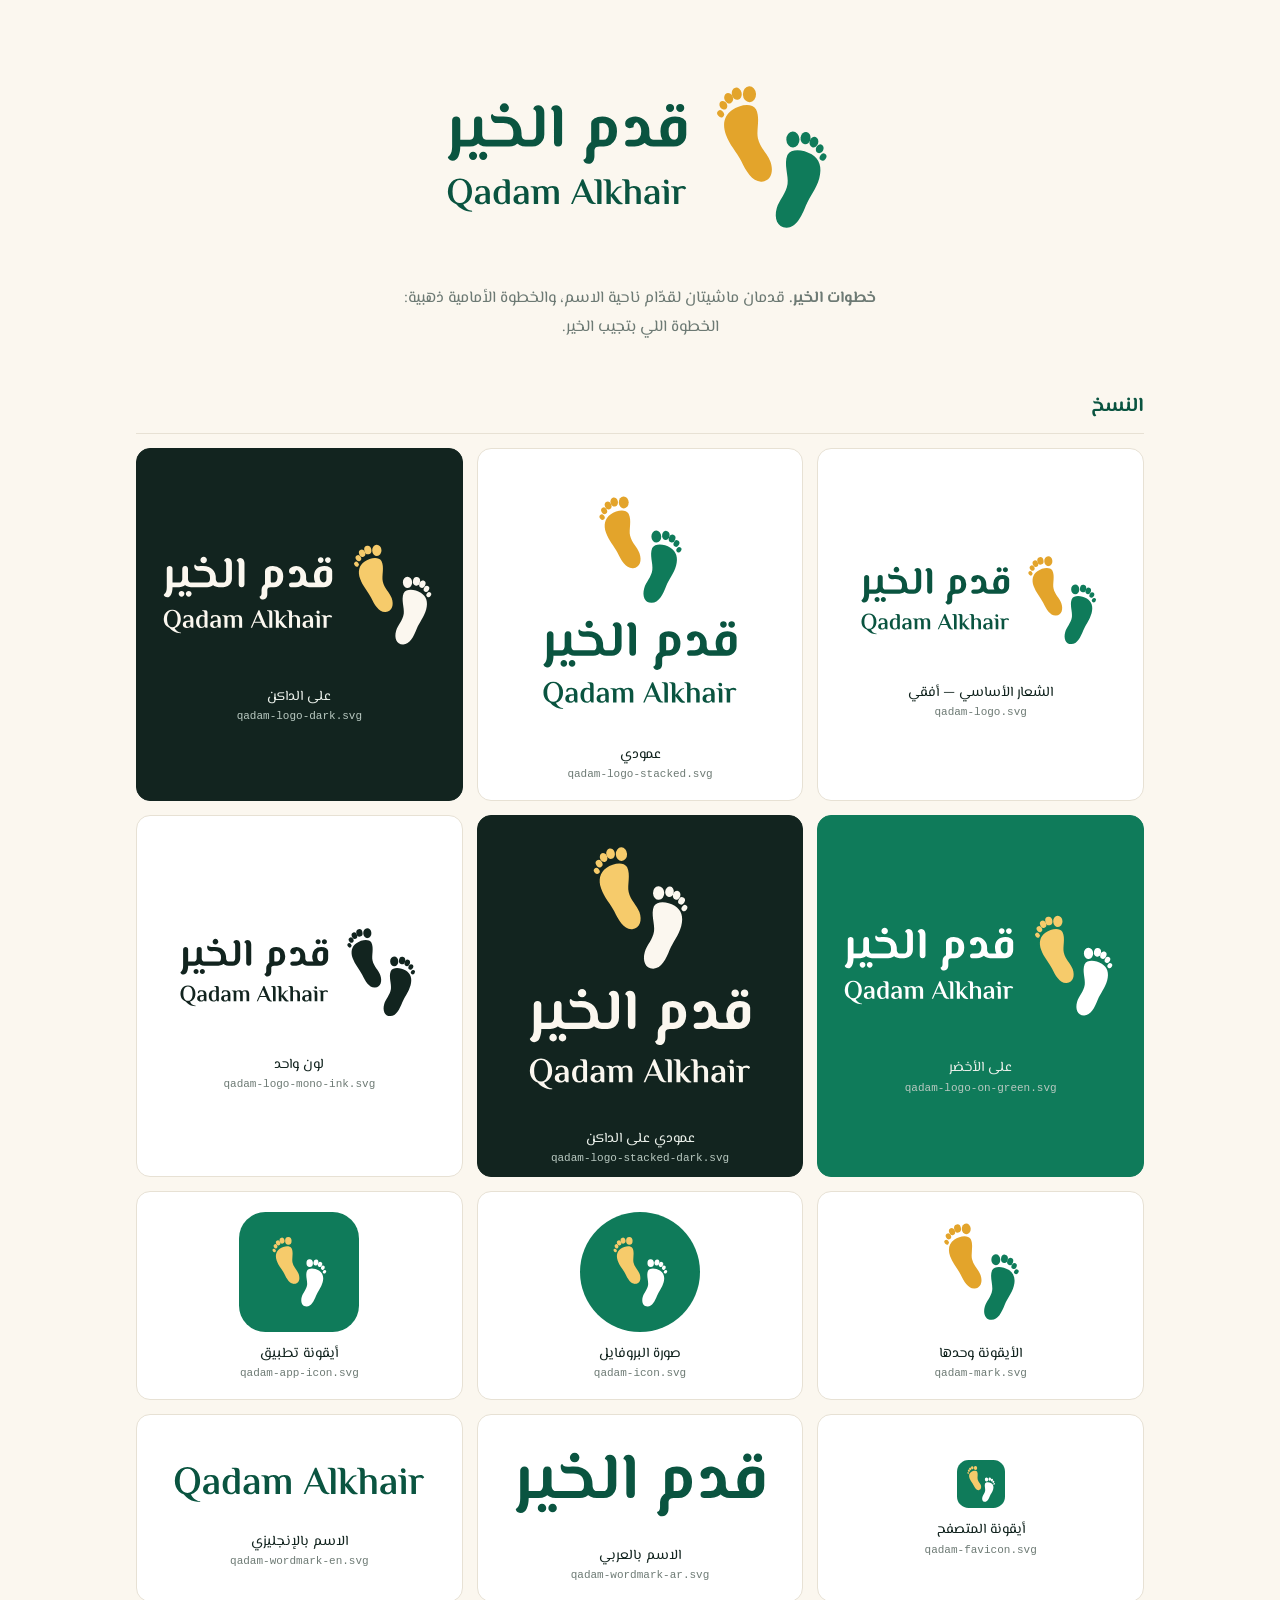
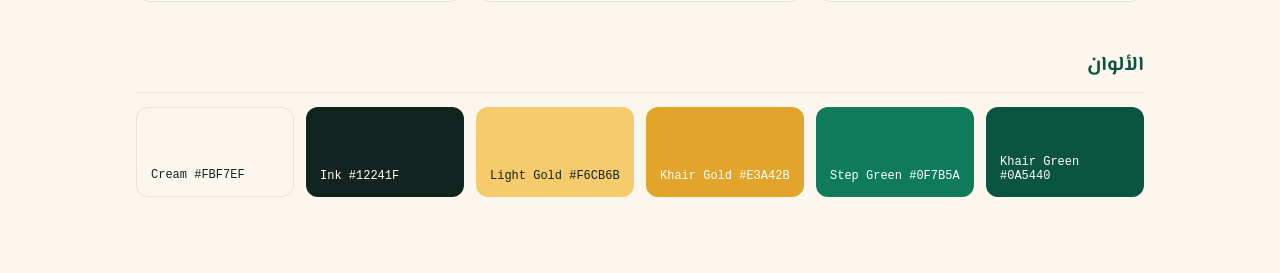
<file: brand/qadam-alkhair/preview.html>
<!doctype html><html lang="ar" dir="rtl"><head><meta charset="utf-8">
<meta name="viewport" content="width=device-width, initial-scale=1"><title>قدم الخير — دليل الشعار</title>
<link rel="icon" href="logo/qadam-favicon.svg" type="image/svg+xml">
<link href="https://fonts.googleapis.com/css2?family=El+Messiri:wght@500;700&display=swap" rel="stylesheet">
<style>
:root{--bg:#FBF7EF;--ink:#12241F;--muted:#6d7a74;--line:#e7e1d4;--green:#0A5440}
*{box-sizing:border-box} body{margin:0;background:var(--bg);color:var(--ink);font-family:"El Messiri",system-ui,sans-serif;line-height:1.8}
.wrap{max-width:1040px;margin:0 auto;padding:44px 16px 72px}
header{display:grid;justify-items:center;gap:14px;text-align:center} header img{width:min(460px,90%)}
header p{margin:0;color:var(--muted);max-width:56ch}
h2{font-size:20px;margin:46px 0 14px;padding-bottom:8px;border-bottom:1px solid var(--line);color:var(--green)}
.grid{display:grid;gap:14px;grid-template-columns:repeat(auto-fill,minmax(250px,1fr))}
.c{margin:0;background:#fff;border:1px solid var(--line);border-radius:14px;padding:20px;display:grid;gap:10px;justify-items:center;align-content:center;min-height:170px}
.c img{max-width:100%;height:auto} .c.sq img{width:120px} .c.fav img{width:48px}
.c.dark{background:#12241F;border-color:#12241F;padding:0 0 12px;overflow:hidden} .c.green{background:#0F7B5A;border-color:#0F7B5A;padding:0 0 12px;overflow:hidden}
figcaption{font-size:14px;text-align:center} figcaption span{display:block;font:11px ui-monospace,monospace;color:var(--muted);direction:ltr}
.c.dark figcaption,.c.green figcaption{color:#e9efe9} .c.dark span,.c.green span{color:#b9c9c1}
.sw{display:flex;flex-wrap:wrap;gap:12px} .sw div{flex:1 1 140px;border-radius:12px;padding:14px;min-height:90px;display:flex;align-items:flex-end;font:12px ui-monospace,monospace;color:#fff;direction:ltr}
</style></head><body><div class="wrap">
<header><img src="logo/qadam-logo.svg" alt="قدم الخير — Qadam Alkhair">
<p><b>خطوات الخير.</b> قدمان ماشيتان لقدّام ناحية الاسم، والخطوة الأمامية ذهبية: الخطوة اللي بتجيب الخير.</p></header>
<h2>النسخ</h2><div class="grid"><figure class="c "><img src="logo/qadam-logo.svg" alt="الشعار الأساسي — أفقي"><figcaption>الشعار الأساسي — أفقي<span>qadam-logo.svg</span></figcaption></figure><figure class="c "><img src="logo/qadam-logo-stacked.svg" alt="عمودي"><figcaption>عمودي<span>qadam-logo-stacked.svg</span></figcaption></figure><figure class="c dark"><img src="logo/qadam-logo-dark.svg" alt="على الداكن"><figcaption>على الداكن<span>qadam-logo-dark.svg</span></figcaption></figure><figure class="c green"><img src="logo/qadam-logo-on-green.svg" alt="على الأخضر"><figcaption>على الأخضر<span>qadam-logo-on-green.svg</span></figcaption></figure><figure class="c dark"><img src="logo/qadam-logo-stacked-dark.svg" alt="عمودي على الداكن"><figcaption>عمودي على الداكن<span>qadam-logo-stacked-dark.svg</span></figcaption></figure><figure class="c "><img src="logo/qadam-logo-mono-ink.svg" alt="لون واحد"><figcaption>لون واحد<span>qadam-logo-mono-ink.svg</span></figcaption></figure><figure class="c sq"><img src="logo/qadam-mark.svg" alt="الأيقونة وحدها"><figcaption>الأيقونة وحدها<span>qadam-mark.svg</span></figcaption></figure><figure class="c sq"><img src="logo/qadam-icon.svg" alt="صورة البروفايل"><figcaption>صورة البروفايل<span>qadam-icon.svg</span></figcaption></figure><figure class="c sq"><img src="logo/qadam-app-icon.svg" alt="أيقونة تطبيق"><figcaption>أيقونة تطبيق<span>qadam-app-icon.svg</span></figcaption></figure><figure class="c fav"><img src="logo/qadam-favicon.svg" alt="أيقونة المتصفح"><figcaption>أيقونة المتصفح<span>qadam-favicon.svg</span></figcaption></figure><figure class="c "><img src="logo/qadam-wordmark-ar.svg" alt="الاسم بالعربي"><figcaption>الاسم بالعربي<span>qadam-wordmark-ar.svg</span></figcaption></figure><figure class="c "><img src="logo/qadam-wordmark-en.svg" alt="الاسم بالإنجليزي"><figcaption>الاسم بالإنجليزي<span>qadam-wordmark-en.svg</span></figcaption></figure></div>
<h2>الألوان</h2><div class="sw">
<div style="background:#0A5440">Khair Green #0A5440</div><div style="background:#0F7B5A">Step Green #0F7B5A</div>
<div style="background:#E3A42B">Khair Gold #E3A42B</div><div style="background:#F6CB6B;color:#12241F">Light Gold #F6CB6B</div>
<div style="background:#12241F">Ink #12241F</div><div style="background:#FBF7EF;color:#12241F;border:1px solid #e7e1d4">Cream #FBF7EF</div></div>
</div></body></html>
</file>
